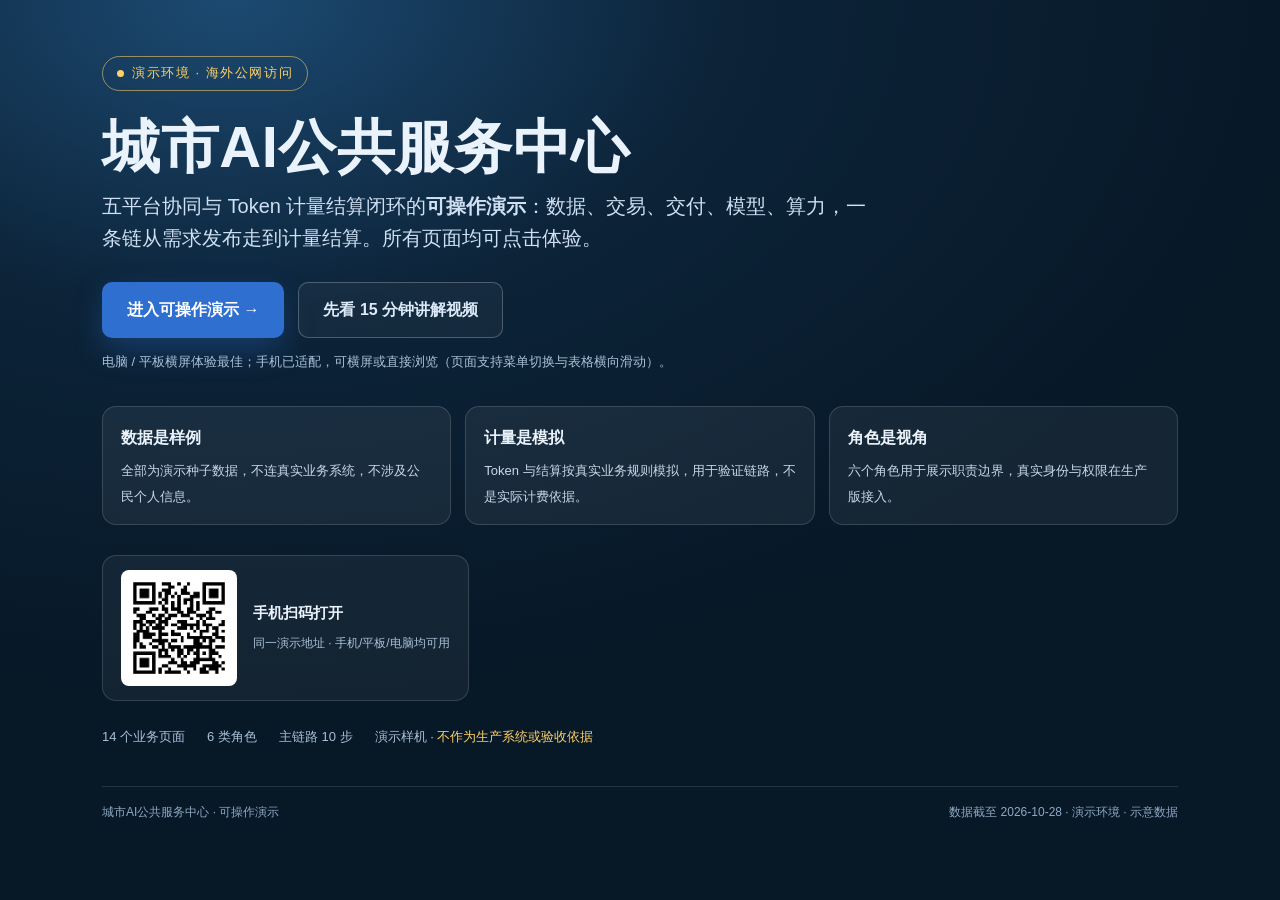
<file: index.html>
<!doctype html>
<html lang="zh-CN">
<head>
<meta charset="utf-8" />
<meta name="viewport" content="width=device-width, initial-scale=1" />
<meta name="robots" content="noindex,nofollow" />
<meta name="description" content="城市AI公共服务中心 · 五平台协同与 Token 计量结算闭环的可操作演示（演示样机，样例数据/模拟计量/角色即视角）。" />
<meta property="og:title" content="城市AI公共服务中心 · 可操作演示" />
<meta property="og:description" content="五平台协同与 Token 计量结算闭环的可操作演示：数据、交易、交付、模型、算力，一条链从需求发布走到计量结算。" />
<meta name="theme-color" content="#0c2338" />
<link rel="icon" type="image/svg+xml" href="data:image/svg+xml,%3Csvg xmlns='http://www.w3.org/2000/svg' viewBox='0 0 32 32'%3E%3Crect width='32' height='32' rx='7' fill='%2317324d'/%3E%3Ctext x='16' y='22' font-size='15' text-anchor='middle' fill='%23ffffff' font-family='sans-serif'%3EAI%3C/text%3E%3C/svg%3E" />
<title>城市AI公共服务中心 · 可操作演示</title>
<style>
  :root{--navy:#0c2338;--navy2:#123a5c;--blue:#2f6fd0;--gold:#f0b429;--ink:#eaf2fb;--muted:#a9c1d8;--card:rgba(255,255,255,.06);--line:rgba(255,255,255,.14)}
  *{box-sizing:border-box}
  html,body{margin:0;padding:0}
  body{min-height:100vh;background:radial-gradient(1100px 700px at 18% 0%,#1c4a72 0%,#0c2338 45%,#071827 100%);color:var(--ink);font-family:-apple-system,BlinkMacSystemFont,"PingFang SC","Hiragino Sans GB","Microsoft YaHei",sans-serif;line-height:1.6}
  .wrap{max-width:1120px;margin:0 auto;padding:56px 22px 40px}
  .badge{display:inline-flex;align-items:center;gap:8px;border:1px solid rgba(255,209,102,.55);color:#ffd166;border-radius:999px;padding:6px 14px;font-size:13px;letter-spacing:.12em}
  .badge i{width:7px;height:7px;border-radius:50%;background:#ffd166;display:inline-block}
  h1{font-size:clamp(30px,5vw,58px);line-height:1.16;letter-spacing:.01em;margin:22px 0 10px;font-weight:700}
  .sub{font-size:clamp(15px,2vw,20px);color:#cfe0f2;max-width:780px;margin:0 0 26px}
  .actions{display:flex;flex-wrap:wrap;gap:14px;margin:28px 0 14px}
  .btn{display:inline-flex;align-items:center;justify-content:center;gap:8px;text-decoration:none;border-radius:10px;padding:14px 24px;font-size:16px;font-weight:600;transition:transform .15s ease,background .15s ease;border:1px solid transparent}
  .btn:hover{transform:translateY(-1px)}
  .primary{background:var(--blue);color:#fff;box-shadow:0 12px 30px rgba(47,111,208,.32)}
  .ghost{background:rgba(255,255,255,.04);color:#dbe9f8;border-color:rgba(255,255,255,.24)}
  .hint{font-size:13px;color:var(--muted);margin:6px 0 0}
  .grid{display:grid;grid-template-columns:repeat(3,minmax(0,1fr));gap:14px;margin-top:34px}
  .card{background:var(--card);border:1px solid var(--line);border-radius:14px;padding:18px 18px 16px}
  .card b{display:block;font-size:16px;margin-bottom:6px}
  .card span{color:#c7d8ea;font-size:13px}
  .meta{display:flex;flex-wrap:wrap;gap:10px 22px;color:var(--muted);font-size:13px;margin-top:26px}
  .meta em{font-style:normal;color:#ffd166}
  .footer{border-top:1px solid rgba(255,255,255,.12);margin-top:38px;padding-top:16px;display:flex;flex-wrap:wrap;gap:8px 20px;justify-content:space-between;color:#8fa9c4;font-size:12px}
  .qrbox{display:flex;align-items:center;gap:16px;margin-top:30px;background:rgba(255,255,255,.05);border:1px solid var(--line);border-radius:14px;padding:14px 18px;width:max-content}
  .qrbox img{width:116px;height:116px;border-radius:8px;background:#fff;padding:6px}
  .qrbox b{display:block;font-size:15px;margin-bottom:4px}
  .qrbox span{font-size:12px;color:var(--muted)}
  @media(max-width:760px){.wrap{padding:34px 16px 28px}.grid{grid-template-columns:1fr}.actions{flex-direction:column}.btn{width:100%}.meta{gap:6px 14px}.qrbox{display:none}}
</style>
</head>
<body>
<main class="wrap">
  <span class="badge"><i></i>演示环境 · 海外公网访问</span>
  <h1>城市AI公共服务中心</h1>
  <p class="sub">五平台协同与 Token 计量结算闭环的<b>可操作演示</b>：数据、交易、交付、模型、算力，一条链从需求发布走到计量结算。所有页面均可点击体验。</p>
  <div class="actions">
    <a class="btn primary" href="./demo/">进入可操作演示 →</a>
    <a class="btn ghost" href="./media/demo-intro.mp4">先看 15 分钟讲解视频</a>
  </div>
  <p class="hint">电脑 / 平板横屏体验最佳；手机已适配，可横屏或直接浏览（页面支持菜单切换与表格横向滑动）。</p>
  <section class="grid">
    <div class="card"><b>数据是样例</b><span>全部为演示种子数据，不连真实业务系统，不涉及公民个人信息。</span></div>
    <div class="card"><b>计量是模拟</b><span>Token 与结算按真实业务规则模拟，用于验证链路，不是实际计费依据。</span></div>
    <div class="card"><b>角色是视角</b><span>六个角色用于展示职责边界，真实身份与权限在生产版接入。</span></div>
  </section>
  <div class="qrbox"><img src="./qr.png" alt="扫码在手机打开演示" /><div><b>手机扫码打开</b><span>同一演示地址 · 手机/平板/电脑均可用</span></div></div>
  <div class="meta">
    <span>14 个业务页面</span><span>6 类角色</span><span>主链路 10 步</span><span>演示样机 · <em>不作为生产系统或验收依据</em></span>
  </div>
  <footer class="footer">
    <span>城市AI公共服务中心 · 可操作演示</span>
    <span>数据截至 2026-10-28 · 演示环境 · 示意数据</span>
  </footer>
</main>
</body>
</html>
</file>
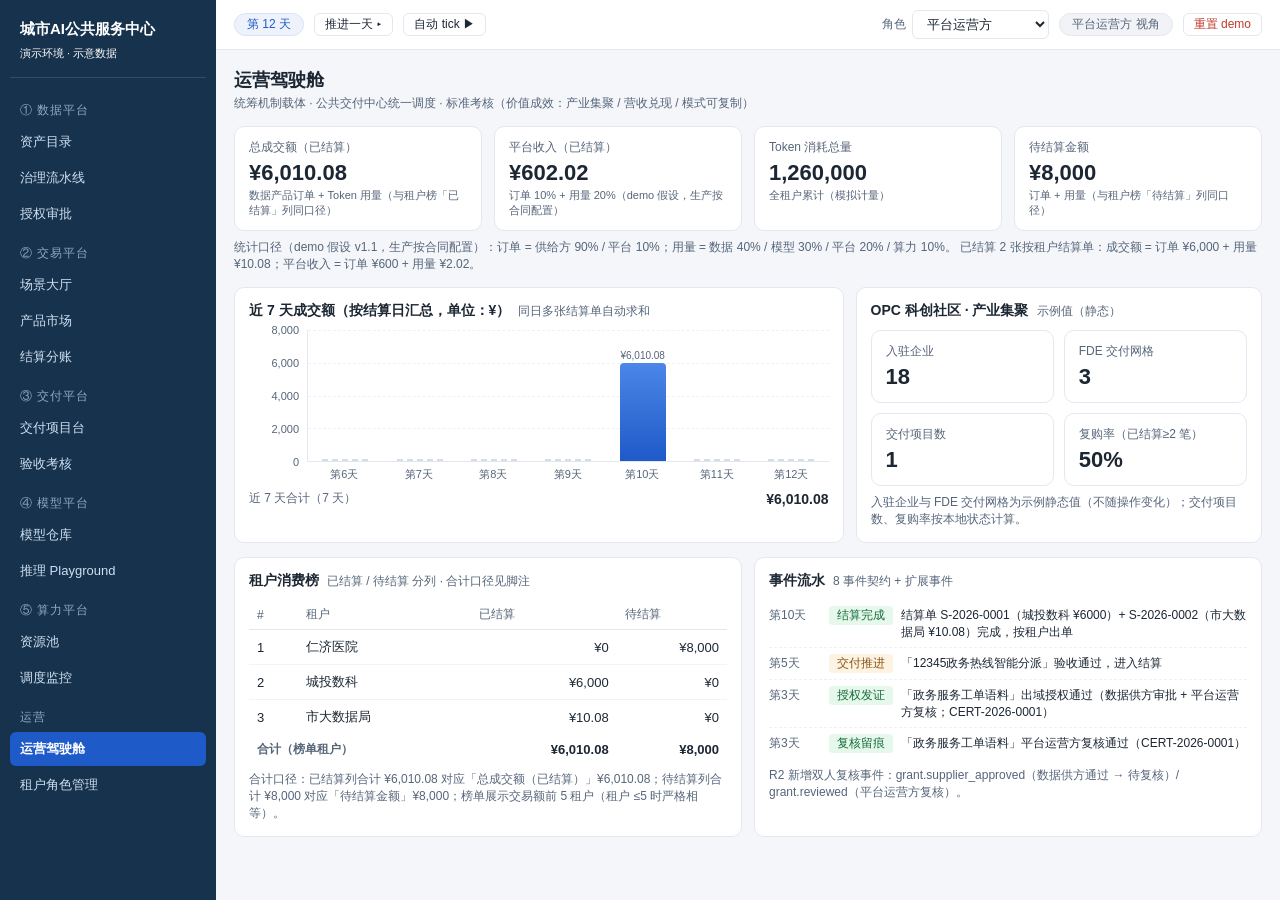
<file: demo/index.html>
<!doctype html>
<html lang="zh-CN">
  <head>
    <meta charset="UTF-8" />
    <meta name="viewport" content="width=device-width, initial-scale=1.0" />
    <title>城市AI公共服务中心 · 全平台可操作 Demo</title>
    <!-- H3-C1：静态 data-URI favicon（根因修复）——浏览器不会回退请求 /favicon.ico，消除 404；
         App.jsx 运行时注入逻辑检测到已有 link[rel=icon] 会自动跳过，不产生重复。 -->
    <link rel="icon" type="image/svg+xml" href="data:image/svg+xml,%3Csvg xmlns='http://www.w3.org/2000/svg' viewBox='0 0 32 32'%3E%3Crect width='32' height='32' rx='7' fill='%2317324d'/%3E%3Ctext x='16' y='22' font-size='15' text-anchor='middle' fill='%23ffffff' font-family='sans-serif'%3EAI%3C/text%3E%3C/svg%3E" />
    <script type="module" crossorigin src="./assets/index-B0hue01y.js"></script>
    <link rel="stylesheet" crossorigin href="./assets/index-1VEG62pq.css">
  </head>
  <body>
    <div id="root"></div>
  </body>
</html>
</file>
<file: demo/assets/index-1VEG62pq.css>
*{box-sizing:border-box;margin:0;padding:0}:root{--primary: #1e5ac8;--side-bg: #17324d;--bg: #f4f6fa;--card: #ffffff;--line: #e3e8f0;--txt: #1c2733;--muted: #56657a}body{font-family:-apple-system,PingFang SC,Microsoft YaHei,sans-serif;background:var(--bg);color:var(--txt);font-size:14px}.app{display:grid;grid-template-columns:216px 1fr;min-height:100vh}.content{min-width:0}.skip-link{position:fixed;left:8px;top:-56px;z-index:100;background:var(--card);color:var(--primary);border:2px solid var(--primary);border-radius:6px;padding:6px 12px;font-size:13px;text-decoration:none}.skip-link:focus{top:8px}.side{background:var(--side-bg);color:#cfe0f2;padding:14px 10px;position:sticky;top:0;height:100vh;overflow-y:auto}.side h1{font-size:15px;color:#fff;padding:4px 10px 14px;border-bottom:1px solid rgba(255,255,255,.12);margin-bottom:12px;line-height:1.5}.side-group{font-size:12px;color:#8fa9c4;padding:12px 10px 6px;letter-spacing:1px}.side-item{display:block;width:100%;text-align:left;background:none;border:none;color:#cfe0f2;font-size:13px;padding:8px 10px;border-radius:6px;cursor:pointer;margin-bottom:2px;font-family:inherit}.side-item:hover{background:#ffffff14}.side-item.active{background:var(--primary);color:#fff;font-weight:600}.top{display:flex;align-items:center;gap:10px;background:var(--card);border-bottom:1px solid var(--line);padding:10px 18px;position:sticky;top:0;z-index:5;flex-wrap:wrap}.top-left{display:flex;align-items:center;gap:10px;flex-wrap:wrap;min-width:0}.top-actions{display:flex;align-items:center;gap:10px;margin-left:auto;flex-wrap:wrap;justify-content:flex-end}.chip{background:#eef3fb;border:1px solid #d7e3f6;color:var(--primary);border-radius:999px;padding:2px 12px;font-size:12px}.chip.gray{background:#f1f3f7;border-color:var(--line);color:var(--muted)}label.field{display:flex;align-items:center;gap:6px;font-size:12px;color:var(--muted)}label.field.block{flex-direction:column;align-items:stretch;gap:4px}@media (max-width: 1120px){.top{padding:8px 12px;gap:8px}.top-left{gap:8px}.top-actions{gap:8px;width:100%}}.btn{border:1px solid var(--line);background:var(--card);color:var(--txt);border-radius:6px;padding:5px 14px;font-size:13px;cursor:pointer;font-family:inherit}.btn:hover{border-color:var(--primary);color:var(--primary)}.btn.primary{background:var(--primary);border-color:var(--primary);color:#fff}.btn.primary:hover{background:#1b51b4;color:#fff}.btn.danger{color:#c0392b}.btn.danger:hover{border-color:#c0392b}.btn:disabled,.btn:disabled:hover{background:#eef1f5;border-color:#d7dee8;color:#56657a;opacity:1;cursor:not-allowed}.btn.primary:disabled,.btn.primary:disabled:hover{background:#eef1f5;border-color:#d7dee8;color:#56657a}.btn.sm{padding:2px 10px;font-size:12px}input,select,textarea{border:1px solid var(--line);border-radius:6px;padding:5px 10px;font-size:13px;font-family:inherit;background:#fff;color:var(--txt)}input:disabled,select:disabled,textarea:disabled{background:#f1f3f7;color:var(--muted)}textarea{width:100%;resize:vertical}a:focus-visible,button:focus-visible,input:focus-visible,select:focus-visible,textarea:focus-visible,[tabindex]:focus-visible{outline:2px solid var(--primary);outline-offset:2px}main:focus{outline:none}.main{padding:18px;display:flex;flex-direction:column;gap:14px}.page-title{font-size:18px;font-weight:600;line-height:1.4}.page-sub{color:var(--muted);font-size:12px;margin-top:2px}.grid{display:grid;gap:12px}.grid.c2{grid-template-columns:repeat(2,minmax(0,1fr))}.grid.c3{grid-template-columns:repeat(3,minmax(0,1fr))}.grid.c4{grid-template-columns:repeat(4,minmax(0,1fr))}.card{background:var(--card);border:1px solid var(--line);border-radius:10px;padding:14px}.card-title{font-size:14px;font-weight:600;margin-bottom:10px;display:flex;align-items:center;gap:8px}.card-title .hint{font-weight:400;font-size:12px;color:var(--muted)}.muted{color:var(--muted);font-size:12px}.row{display:flex;align-items:center;gap:8px;flex-wrap:wrap}.spread{justify-content:space-between}table.tbl{width:100%;border-collapse:collapse;font-size:13px}.tbl th{text-align:left;color:var(--muted);font-weight:500;font-size:12px;padding:6px 8px;border-bottom:1px solid var(--line)}.tbl td{padding:8px;border-bottom:1px solid #f0f3f8;vertical-align:middle}.tbl tbody th[scope=row]{padding:8px;border-bottom:1px solid #f0f3f8;vertical-align:middle;font-weight:400;font-size:13px;color:var(--txt);text-align:left}.tbl tbody th[scope=row].num{font-variant-numeric:tabular-nums}.tbl tbody th[scope=row].ta-r{text-align:right}.tbl tr:last-child td,.tbl tr:last-child th[scope=row]{border-bottom:none}.num{font-variant-numeric:tabular-nums}.ta-r{text-align:right}.badge{display:inline-block;border-radius:4px;padding:1px 8px;font-size:12px;white-space:nowrap}.b-blue{background:#e8f0fd;color:#1e5ac8}.b-green{background:#e6f7ec;color:#146b39}.b-orange{background:#fdf3e3;color:#8a5313}.b-red{background:#fdeceb;color:#c0392b}.b-gray{background:#eef1f5;color:#56657a}.stat{background:var(--card);border:1px solid var(--line);border-radius:10px;padding:12px 14px}.stat .k{color:var(--muted);font-size:12px}.stat .v{font-size:22px;font-weight:600;margin-top:4px;font-variant-numeric:tabular-nums}.stat .s{color:var(--muted);font-size:11px;margin-top:2px}.bar{background:#edf1f7;border-radius:999px;height:8px;overflow:hidden}.bar>i{display:block;height:100%;background:var(--primary);border-radius:999px}.steps{display:flex;gap:6px;align-items:center;font-size:12px;flex-wrap:wrap}.steps .st{padding:2px 10px;border-radius:999px;background:#eef1f5;color:#56657a}.steps .st.done{background:#e6f7ec;color:#146b39}.steps .st.cur{background:var(--primary);color:#fff}.chart{display:flex;align-items:flex-end;gap:10px;height:130px;padding-top:6px}.chart .col{flex:1;display:flex;flex-direction:column;align-items:center;gap:4px;height:100%;justify-content:flex-end}.chart .col b{background:linear-gradient(180deg,#4c86e8,var(--primary));width:100%;max-width:46px;border-radius:4px 4px 0 0;min-height:2px}.chart .col span{font-size:11px;color:var(--muted)}.chart .col em{font-size:11px;color:var(--muted);font-style:normal}.stream{background:#0f1c2e;color:#d7e4f5;border-radius:8px;padding:12px;font-size:12px;line-height:1.7;white-space:pre-wrap;min-height:200px;max-height:320px;overflow-y:auto;font-family:inherit}.kv{display:grid;grid-template-columns:auto 1fr;gap:4px 12px;font-size:12px}.kv b{color:var(--muted);font-weight:500}.event{display:flex;gap:8px;align-items:baseline;padding:6px 0;border-bottom:1px dashed #eef1f5;font-size:12px}.event:last-child{border-bottom:none}.event .d{color:var(--muted);flex:none;width:52px}.notice{background:#eef3fb;border:1px dashed #c6d8f2;border-radius:8px;padding:8px 12px;color:#3d5a80;font-size:12px}.persist-warning{background:#fdeceb;border-bottom:1px solid #f3c9c5;color:#8f2a1d;padding:10px 18px;font-size:13px;line-height:1.6}.persist-warning b{color:#c0392b}.nav-toggle,.nav-scrim{display:none}@media (max-width: 1100px){.app{grid-template-columns:1fr}.side{position:fixed;left:-260px;top:0;width:240px;height:100vh;z-index:60;transition:left .22s ease;box-shadow:none}.side.open{left:0;box-shadow:0 18px 60px #08192b61}.nav-scrim.show{display:block;position:fixed;top:0;right:0;bottom:0;left:0;z-index:55;background:#08192b73;-webkit-backdrop-filter:blur(1px);backdrop-filter:blur(1px)}.nav-toggle{display:inline-flex;align-items:center}.top{padding:8px 10px}.top-actions{width:100%;justify-content:flex-start;margin-left:0}.main{padding:12px}.grid,.grid.c2,.grid.c3,.grid.c4,.grid[style]{grid-template-columns:1fr!important}.card{overflow-x:auto;-webkit-overflow-scrolling:touch}.tbl{min-width:620px}.page-title{font-size:18px}.card-title{font-size:13.5px}.stat .v{font-size:24px}.side h1{font-size:14px}.side-item{font-size:13px}.side-group{font-size:11.5px}}@media (max-width: 600px){.main{padding:10px}.top,.top-left,.top-actions{gap:6px}.chip{padding:2px 8px}.page-title{font-size:17px}.page-sub{font-size:11px;line-height:1.5}.tbl{min-width:560px}.side{width:232px}.btn{padding:5px 10px}.stat .v{font-size:24px}}
</file>
